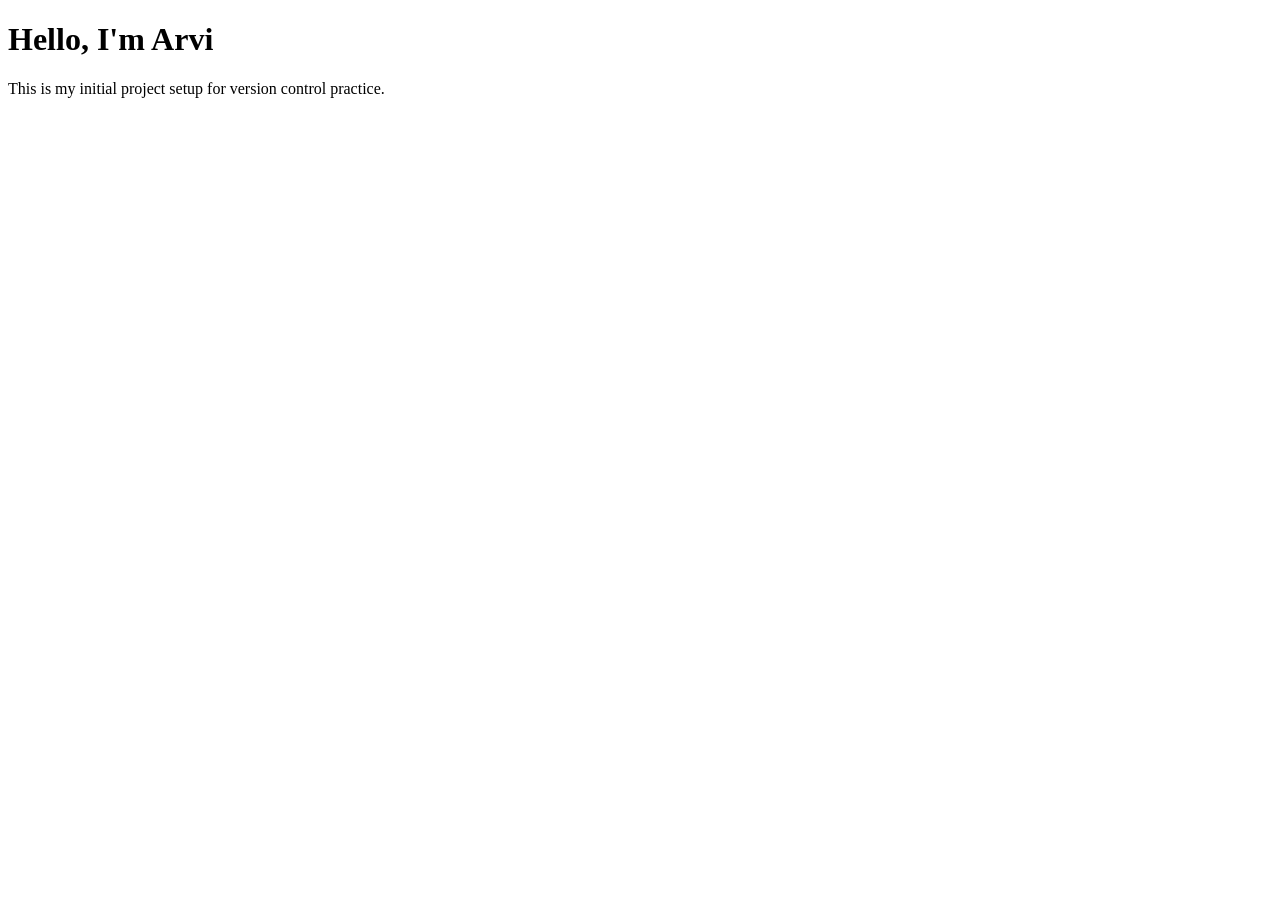
<file: index.html>
<!DOCTYPE html>
<html lang="en">
<head>
    <meta charset="UTF-8">
    <meta name="viewport" content="width=device-width, initial-scale=1.0">
    <title>My Git Project</title>
</head>
<body>
    <h1>Hello, I'm Arvi</h1>
    <p>This is my initial project setup for version control practice.</p>
</body>
</html>
</file>
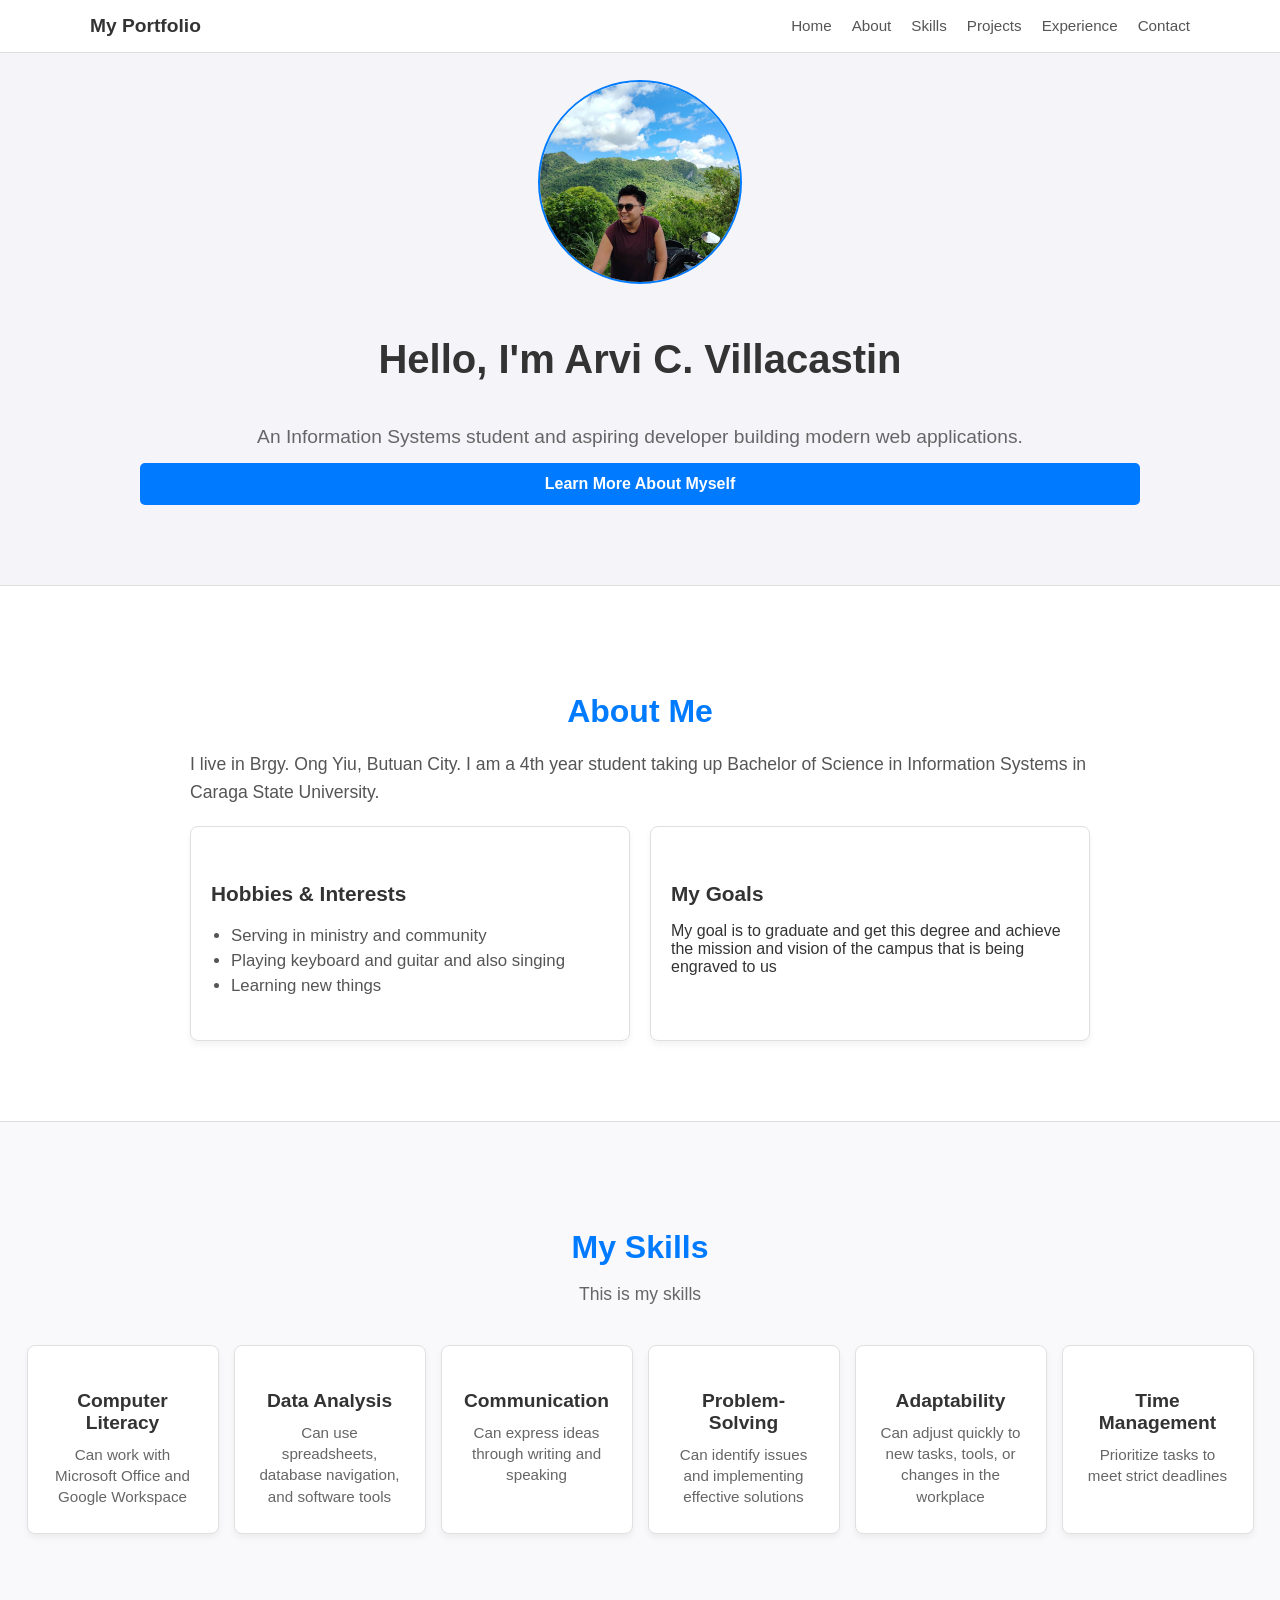
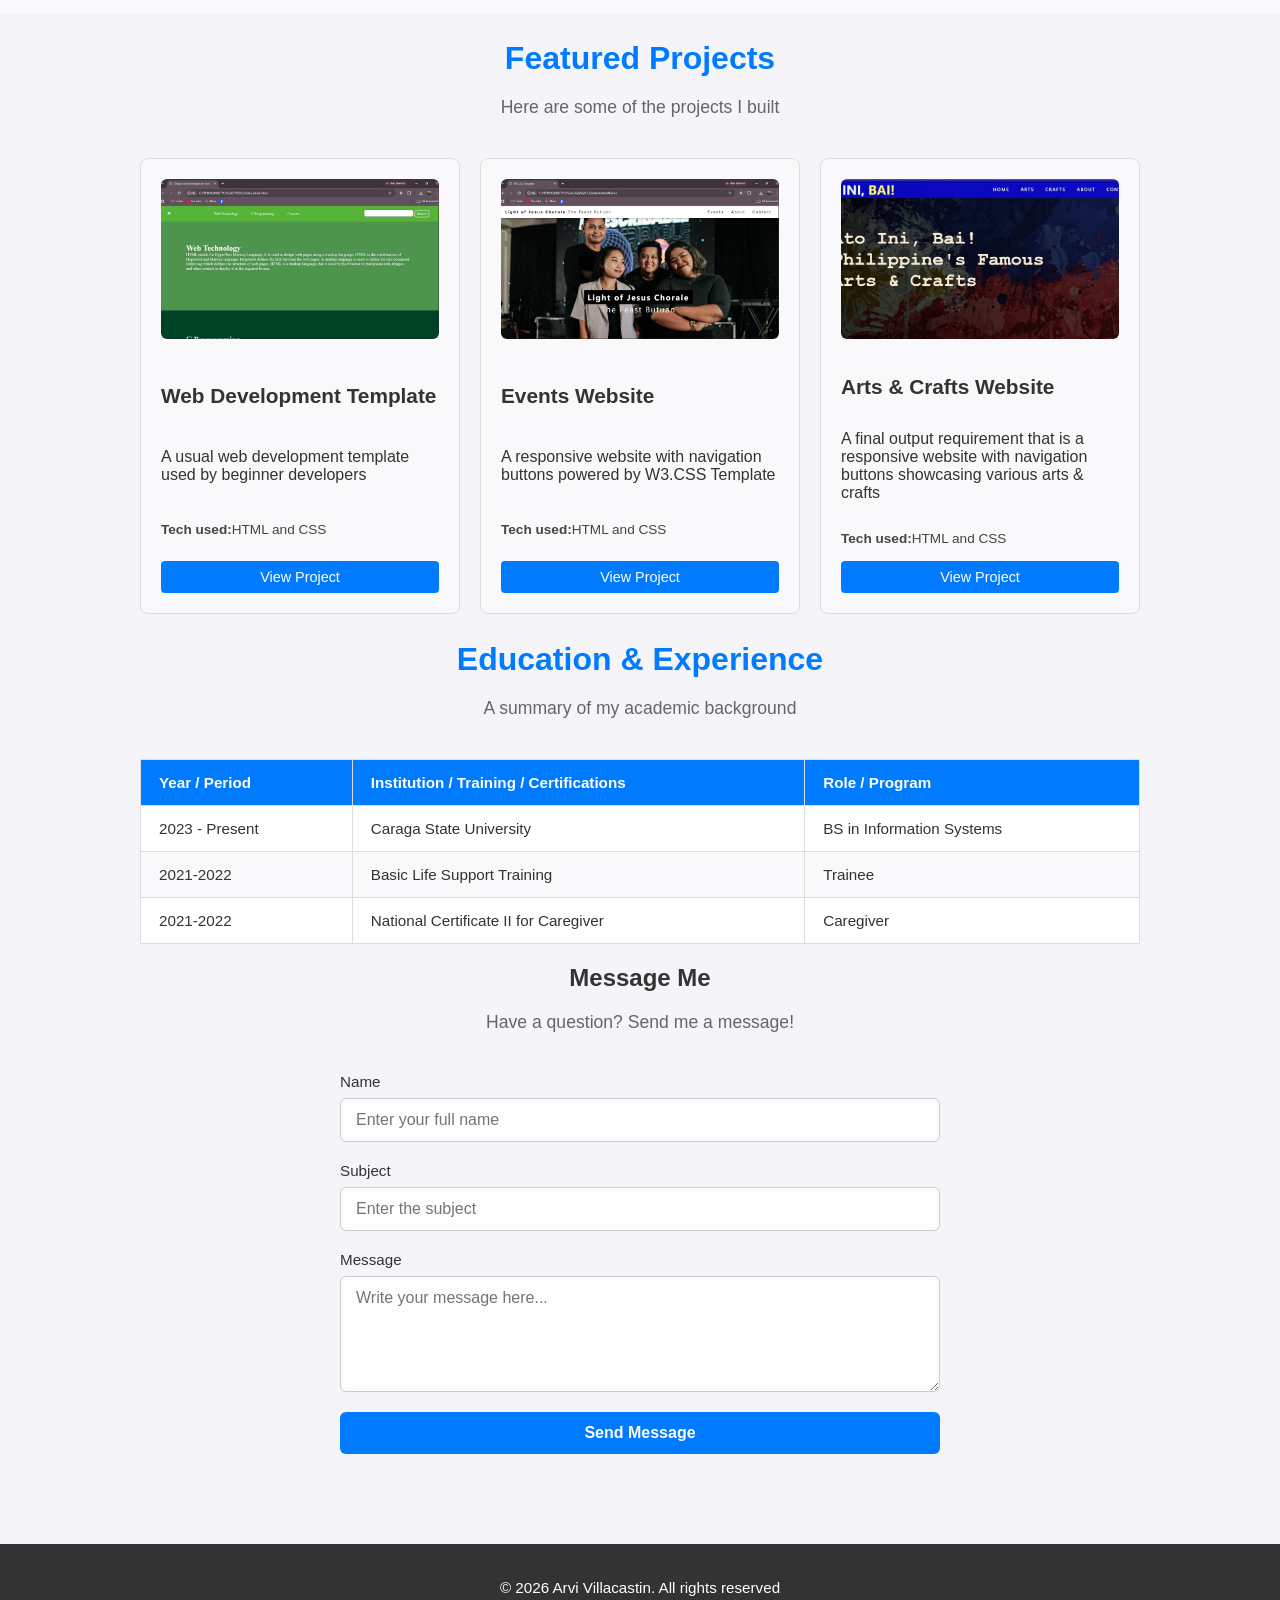
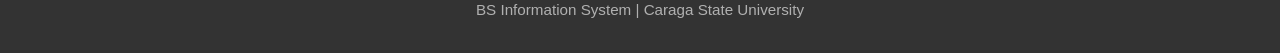
<file: indexx.html>
<!DOCTYPE html>
<html lang="en">
<head>
    <meta charset="UTF-8">
    <meta name="viewport" content="width=device-width, initial-scale=1.0">
    <title>My Portfolio - Phase 1</title>
    <link rel="stylesheet" href="style.css">
</head>
<body>

    <section id="home" class="intro-section">
        <div class="container">

            <div class="image">
            <img src="images/profile.jpg" alt="Profile Photo" class="profile-img">
            </div>

            <div class="caption">

            <h1>Hello, I'm Arvi C. Villacastin</h1>
            <p class="tagline">An Information Systems student and aspiring developer building modern web applications.</p>
            
            <a href="#about" class="btn-learn-more">Learn More About Myself</a>
            </div>
        </div>
    </section>

    <section id="about" class="about-section">
        <div class="container">
            <h2>About Me</h2>

            <p class="bio">
                I live in Brgy. Ong Yiu, Butuan City.
                I am a 4th year student taking up Bachelor of Science in Information Systems
                in Caraga State University.
            </p>

            <div class="about">
                
                <div class="about-grid">
                    <div class="hobby-card">
                        <h3>Hobbies & Interests</h3>
                    <ul class="interests-list">
                        <li>Serving in ministry and community</li>
                        <li>Playing keyboard and guitar and also singing</li>
                        <li>Learning new things</li>
                    </ul>
                    </div>
                      <div class="goal-card">  
                     <h3>My Goals</h3>
                     <p>
                         My goal is to graduate and get this degree and achieve the mission and vision of the campus
                        that is being engraved to us
                    </p>
                    </div>
            </div>
             </div>
    </section>

    <section id="skills" class="skills-section">
        <div class="container">
            <h2>My Skills</h2>
            <p class="section-subtitle">This is my skills</p>

            <div class="skills-grid">

                <div class="skill-card">
                    <h3>Computer Literacy</h3>
                    <p>Can work with Microsoft Office and Google Workspace</p>
                </div>

                <div class="skill-card">
                    <h3>Data Analysis</h3>
                    <p>Can use spreadsheets, database navigation, and software tools</p>
                </div>

                <div class="skill-card">
                    <h3>Communication</h3>
                    <p>Can express ideas through writing and speaking</p>
                </div>

                <div class="skill-card">
                    <h3>Problem-Solving</h3>
                    <p>Can identify issues and implementing effective solutions</p>
                </div>

                <div class="skill-card">
                    <h3>Adaptability</h3>
                    <p>Can adjust quickly to new tasks, tools, or changes in the workplace</p>
                </div>

                <div class="skill-card">
                    <h3>Time Management</h3>
                    <p>Prioritize tasks to meet strict deadlines</p>
                </div>
            </div>
        </div>
    </section>

    <section id="projects" class="projects-section">
        <div class="container">

            <h2>Featured Projects</h2>
            <p class="section-subtitle">Here are some of the projects I built</p>

            <div class="projects-grid">

                <div class="project-card">
                    <img src="images/project1.jpg" alt="Project 1 Image" class="project-img">
                    <h3>Web Development Template</h3>
                    <p>A usual web development template used by beginner developers</p>
                    <p class="tech-used"><strong>Tech used:</strong>HTML and CSS</p>
                    <a href="#" class="btn-project" target="_blank">View Project</a>
                </div>

                <div class="project-card">
                    <img src="images/project2.jpg" alt="Project 2 Image" class="project-img">
                    <h3>Events Website</h3>
                    <p>A responsive website with navigation buttons powered by W3.CSS Template</p>
                    <p class="tech-used"><strong>Tech used:</strong>HTML and CSS</p>
                    <a href="#" class="btn-project" target="_blank">View Project</a>
                </div>

                <div class="project-card">
                    <img src="images/project3.jpg" alt="Project 3 Image" class="project-img">
                    <h3>Arts & Crafts Website</h3>
                    <p>A final output requirement that is a responsive website with navigation buttons showcasing various arts & crafts</p>
                    <p class="tech-used"><strong>Tech used:</strong>HTML and CSS</p>
                    <a href="#" class="btn-project" target="_blank">View Project</a>
                </div>
            </div>
        </div>
    </section>

    <section id="education" class="education-section">
        <div class="container">

            <h2>Education & Experience</h2>
            <p class="section-subtitle">A summary of my academic background</p>
            

            <div class="table-responsive">
                <table class="styled-table">
                    <thead>
                        <tr>
                            <th>Year / Period</th>
                            <th>Institution / Training / Certifications</th>
                            <th>Role / Program</th>
                        </tr>
                    </thead>
                    <tbody>
                        <tr>
                            <td>2023 - Present</td>
                            <td>Caraga State University</td>
                            <td>BS in Information Systems</td>
                        </tr>
                        <tr>
                            <td>2021-2022</td>
                            <td>Basic Life Support Training</td>
                            <td>Trainee</td>
                        </tr>
                        <tr>
                            <td>2021-2022</td>
                            <td>National Certificate II for Caregiver</td>
                            <td>Caregiver</td>
                        </tr>
                    </tbody>
                </table>    
            </div>

        </div>
    </section>

    <nav class="navbar">
        <div class="nav-container">
            <a href="#home" class="nav-logo">My Portfolio</a>
            <ul class="nav-menu">
                <li><a href="#home">Home</a></li>
                <li><a href="#about">About</a></li>
                <li><a href="#skills">Skills</a></li>
                <li><a href="#projects">Projects</a></li>
                <li><a href="#education">Experience</a></li>
                <li><a href="#contact">Contact</a></li>
            </ul>
        </div>
    </nav>

    <section id="contact" class="contact-section">
        <div class="container">

            <h2>Message Me</h2>
            <p class="section-subtitle">Have a question? Send me a message!</p>

            <form class="contact-form" action="#" method="POST">
                <div class="form-group">
                    <label for="name">Name</label>
                    <input type="text" id="name" name="name" placeholder="Enter your full name" required>
                </div>

                <div class="form-group">
                    <label for="subject">Subject</label>
                    <input type="text" id="subject" name="subject" placeholder="Enter the subject" required>
                </div>

                <div class="form-group">
                    <label for="message">Message</label>
                    <textarea id="message" name="message" rows="5" placeholder="Write your message here..." required></textarea>
                </div>

                <button type="submit" class="btn-submit">Send Message</button>
            </form>
        </div>
    </section>

</body>

<footer class="site-footer">
    <div class="container">
        <p>&copy; 2026 Arvi Villacastin. All rights reserved</p>
        <p class="footer-sub">BS Information System | Caraga State University</p>
    </div>
</footer>
</html>
</file>
<file: style.css>
body {
    font-family: Arial, sans-serif;
    margin: 0;
    padding: 0;
    background-color: #f4f4f9;
    color: #333;
    text-align: center;
}

.intro-section {
    padding: 80px 20px;
}

.image {
    display: flex;
    align-items: center;         
    justify-content: center;   
    gap: 40px;                 
    text-align: left;       
}

.caption {
    display: flex;
    flex-direction: column;
    gap: 15px;
}


.container {
    max-width: 1000px;
    margin: 0 auto;
    padding: 0 20px;
}

.profile-img {
    width: 200px;
    height: 200px;
    border-radius: 50%;
    object-fit: cover;
    border: 2px solid #007bff;
    margin-bottom: 20px;
}

h1 {
    font-size: 2.5rem;
    margin-bottom: 10px;
}

.tagline {
    font-size: 1.2rem;
    color: #666;
    margin-bottom: 0px;
}

.btn-learn-more {
    display: inline-block;
    background-color: #007bff;
    color: #fff;
    padding: 12px 25px;
    text-decoration: none;
    border-radius: 5px;
    font-weight: bold;
}

.btn-learn-more:hover {
    background-color: #0056b3;
}

.about-section {
    padding: 80px 20px;
    background-color: #ffffff;
    text-align: left;
    border-top: 1px solid #e0e0e0;
}

.about-section .container {
    max-width: 900px;
    margin: 0 auto;
}

.about-grid {
    display: grid;
    grid-template-columns: repeat(2, 1fr);
    gap: 20px;
    max-width: 1000px;
    margin: 0 auto;
}

.hobby-card,
.goal-card {
    background-color: #ffffff;
    border: 1px solid #e0e0e0;
    border-radius: 8px;
    padding: 25px 20px;
    width: 100%;
    box-sizing: border-box;
    box-shadow: 0 4px 6px rgba(0, 0, 0, 0.05);
    text-align: left;
    transition: transform 0.2s ease;
}

.about-section h2 {
    font-size: 2rem;
    margin-bottom: 20px;
    color: #007bff;
    text-align: center;
}

.about-section h3 {
    font-size: 1.3rem;
    margin-top: 30px;
    margin-bottom: 10px;
    color: #333;
}

.bio {
    font-size: 1.1rem;
    line-height: 1.6;
    color: #555;
    margin-bottom: 20px;
}

.interests-list {
    list-style-type: disc;
    padding-left: 20px;
    color: #555;
    font-size: 1.05rem;
    line-height: 1.5;
}

.skills-section {
    background-color: #f9f9fb;
    padding: 80px 20px;
    border-top: 1px solid #ddd;
    text-align: center;
}

.skills-section .container {
    max-width: 900px;
    margin: 0 auto;
}

.skills-section h2 {
    font-size: 2rem;
    color: #007bff;
    margin-bottom: 10px;
}

.section-subtitle {
    color: #666;
    margin-bottom: 40px;
    font-size: 1.1rem;
}

.skills-grid {
    display: grid;
    grid-template-columns: repeat(6, 1fr);
    gap: 15px;
    justify-content: center;
    max-width: 1000px;
    margin: 0 auto;
}

.skill-card {
    background-color: #ffffff;
    border: 1px solid #e0e0e0;
    border-radius: 8px;
    padding: 25px 20px;
    width: 150px;
    box-shadow: 0 4px 6px rgba(0, 0, 0, 0.05);
    transition: transform 0.2s ease;
}

.skill-card:hover {
    transform: translateY(-5px);
    border-color: #007bff;
}

.skill-card h3 {
    font-size: 1.2rem;
    color: #333;
    margin-bottom: 10px;
}

.skill-card p {
    font-size: 0.95rem;
    color: #666;
    line-height: 1.4;
    margin: 0;
}

.projects-section h2 {
    font-size: 2rem;
    margin-bottom: 20px;
    color: #007bff;
    text-align: center;
}

.projects-grid {
    display: grid;
    grid-template-columns: repeat(3, 1fr);
    gap: 20px;
    margin-top: 25px;
}

.project-card {
    background-color: #f9f9fb;
    border: 1px solid #ddd;
    border-radius: 8px;
    padding: 20px;
    text-align: left;
    display: flex;
    flex-direction: column;
    justify-content: space-between;
}

.project-img {
    width: 100%;
    height: 160px;
    object-fit: cover;
    border-radius: 6px;
    margin-bottom: 15px;
}

.project-card h3 {
    font-size: 1.3rem;
    color: #333;
    margin-bottom: 15px;
}

.tech-used {
    font-size: 0.85rem;
    color: #444;
    margin-bottom: 15px;
}

.btn-project {
    display: inline-block;
    background-color: #007bff;
    color: #ffffff;
    padding: 8px 16px;
    border-radius: 4px;
    text-decoration: none;
    text-align: center;
    font-size: 0.9rem;
    transition: background-color 0.2s;
}   

.btn-project:hover {
    background-color: #0056b3;
}

.education-section h2 {
    font-size: 2rem;
    margin-bottom: 20px;
    color: #007bff;
    text-align: center;
}

.table-responsive {
    overflow-x: auto;
    margin-top: 25px;
}

.styled-table {
    width: 100%;
    border-collapse: collapse;
    text-align: left;
    background-color: #ffffff;
    font-size: 0.95rem;
}

.styled-table th,
.styled-table td {
    padding: 14px 18px;
    border: 1px solid #ddd;
}

.styled-table th {
    background-color: #007bff;
    color: #ffffff;
    font-weight: 600;
}

.styled-table tbody tr:nth-child(even) {
    background-color: #f9f9fb;
}

.styled-table tbody tr:hover {
    background-color: #f1f5f9;
}

.navbar {
    position: fixed;
    top: 0;
    left: 0;
    background-color: #ffffff;
    border-bottom: 1px solid #ddd;
    width: 100%;
    z-index: 9999;
    box-shadow: 0 2px 5px rgba (0, 0, 0, 0.05);
}

.nav-container {
    max-width: 1100px;
    margin: 0 auto;
    padding: 15px 20px;
    display: flex;
    justify-content: space-between;
    align-items: center;
}

.nav-logo {
    font-weight: bold;
    font-size: 1.2rem;
    color: #333;
    text-decoration: none;
}

.nav-menu {
    list-style: none;
    display: flex;
    gap: 20px;
    margin: 0;
    padding: 0;
}

.nav-menu li a {
    text-decoration: none;
    color: #555;
    font-size: 0.95rem;
    font-weight: 500;
    transition: color 0.2s ease;
}

.nav-menu li a:hover {
    color: #007bff;
}

html {
    scroll-behavior: smooth;
}

.contact-section {
    padding-bottom: 40px;
}

.contact-form {
    max-width: 600px;
    margin: 25px auto 0 auto;
    text-align: left;
}

.form-group {
    margin-bottom: 20px;
    display: flex;
    flex-direction: column;
}

.form-group label {
    font-weight: 500;
    margin-bottom: 8px;
    color: #333;
    font-size: 0.95rem;
}

.form-group input,
.form-group textarea {
    padding: 12px 15px;
    border: 1px solid #ccc;
    border-radius: 6px;
    font-size: 1rem;
    font-family: inherit;
    background-color: #fdfdfd;
    transition: border-color 0.2s ease, box-shadow 0.2s ease;
}

.form-group input:focus,
.form-group textarea:focus {
    outline: none;
    border-color: #007bff;
    box-shadow: 0 0 0 3px rgba(0, 123, 255, 0.15);
    background-color: #ffffff;
}

.btn-submit {
    display: block;
    width: 100%;
    background-color: #007bff;
    color: #ffffff;
    padding: 12px;
    border: none;
    border-radius: 6px;
    font-size: 1rem;
    font-weight: 600;
    cursor: pointer;
    transition: background-color 0.2s ease;
}

.btn-submit:hover {
    background-color: #0056b3;
}

section {
    scroll-margin-top: 100px;
}

@media screen and (max-width: 768px) {
    .container {
        padding: 20px 15px;
        margin: 10px;
        width: auto;
    }

    .nav-container {
        flex-direction: column;
        gap: 10px;
        padding: 10px;
        text-align: center;
    }

    .nav-menu {
        flex-wrap: wrap;
        justify-content: center;
        gap: 10px;
    }

    .intro-section {
        padding-top: 120px;
    }

    .image {
        flex-direction: column;
        text-align: center;
        gap: 20px;
    }

    .caption {
        align-items: center;
    }

    .skills-grid,
    .projects-grid,
    .about-grid {
        grid-template-columns: repeat(2, 1fr);
    }

    .contact-form {
        width: 100%;
        padding: 0 10 px;
    }
}

@media screen and (max-width: 480px) {
    .caption h1{
        font-size: 1.8rem;
    }

    .nav-menu {
        font-size: 0.85rem;
        gap: 8px;
    }

    .skills-grid,
    .projects-grid,
    .about-grid {
        grid-template-columns: 1fr;
    }
}

.site-footer {
    background-color: #333333;
    color: #ffffff;
    text-align: center;
    padding: 30px 20px;
    margin-top: 50px;
}

.site-footer p {
    margin: 5px 0;
    font-size: 0.95rem;
}

.footer-sub {
    color: #b0b0b0;
    font-size: 0.85rem;
}
</file>
